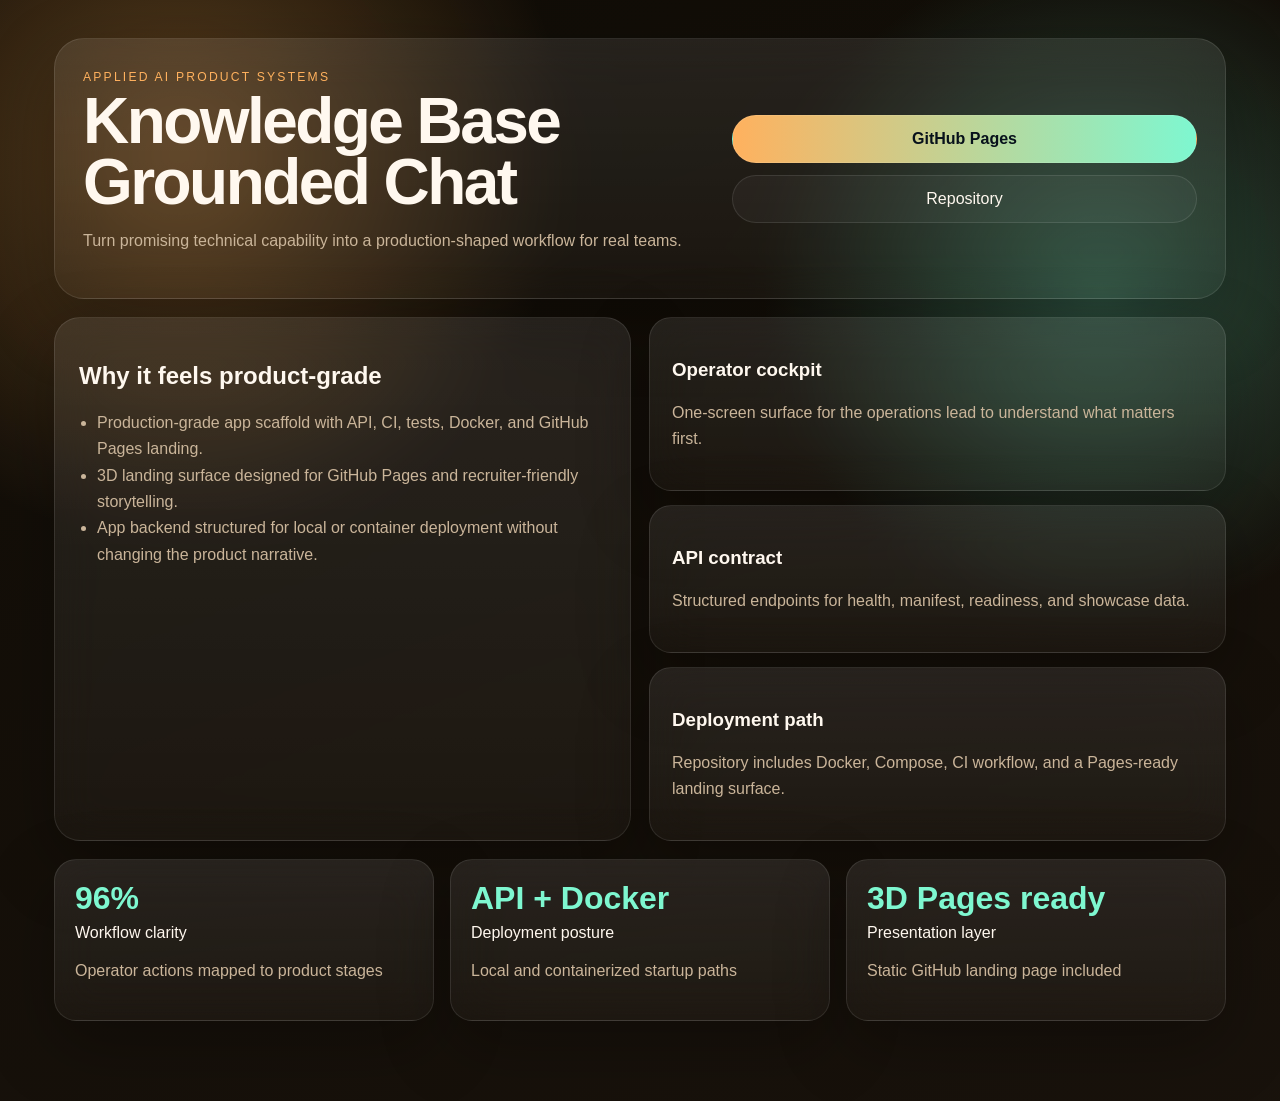
<file: docs/index.html>
<!DOCTYPE html>
<html lang="en">
<head>
  <meta charset="UTF-8" />
  <meta name="viewport" content="width=device-width, initial-scale=1.0" />
  <title>Knowledge Base Grounded Chat Landing</title>
  <link rel="stylesheet" href="landing.css" />
</head>
<body>
  <div class="scene" id="scene">
    <div class="backdrop"></div>
    <main class="deck">
      <section class="hero-card glass">
        <div>
          <span class="eyebrow">Applied AI product systems</span>
          <h1>Knowledge Base Grounded Chat</h1>
          <p>Turn promising technical capability into a production-shaped workflow for real teams.</p>
        </div>
        <nav class="cta-stack">
          <a class="cta primary" href="https://r-behera.github.io/knowledge-base-grounded-chat/">GitHub Pages</a>
          <a class="cta" href="https://github.com/R-behera/knowledge-base-grounded-chat">Repository</a>
        </nav>
      </section>
      <section class="orbit-grid">
        <div class="glass panel large">
          <h2>Why it feels product-grade</h2>
          <ul><li>Production-grade app scaffold with API, CI, tests, Docker, and GitHub Pages landing.</li><li>3D landing surface designed for GitHub Pages and recruiter-friendly storytelling.</li><li>App backend structured for local or container deployment without changing the product narrative.</li></ul>
        </div>
        <div id="cards" class="card-stack"></div>
      </section>
      <section class="metrics-row" id="metrics"></section>
    </main>
  </div>
  <script>window.PROJECT_MANIFEST = {"slug": "knowledge-base-grounded-chat", "title": "Knowledge Base Grounded Chat", "summary": "![Demo Screenshot](demo/screenshot.png)", "domain": "Applied AI product systems", "audience": "operations lead", "promise": "Turn promising technical capability into a production-shaped workflow for real teams.", "hero": ["Production-grade app scaffold with API, CI, tests, Docker, and GitHub Pages landing.", "3D landing surface designed for GitHub Pages and recruiter-friendly storytelling.", "App backend structured for local or container deployment without changing the product narrative."], "kpis": [{"label": "Workflow clarity", "value": "96%", "note": "Operator actions mapped to product stages"}, {"label": "Deployment posture", "value": "API + Docker", "note": "Local and containerized startup paths"}, {"label": "Presentation layer", "value": "3D Pages ready", "note": "Static GitHub landing page included"}], "stages": ["ingest", "validate", "analyze", "decide", "monitor"], "cards": [{"title": "Operator cockpit", "body": "One-screen surface for the operations lead to understand what matters first."}, {"title": "API contract", "body": "Structured endpoints for health, manifest, readiness, and showcase data."}, {"title": "Deployment path", "body": "Repository includes Docker, Compose, CI workflow, and a Pages-ready landing surface."}], "scene": "neural-ribbon", "theme": {"bg": "#0f0c07", "surface": "#1f1811", "ink": "#fff8ef", "muted": "#cab59a", "accent": "#ffb15e", "accent2": "#7ef7d0"}, "pages_url": "https://r-behera.github.io/knowledge-base-grounded-chat/", "api_examples": {"health": {"status": "ok", "project": "knowledge-base-grounded-chat"}, "readiness": {"api": "ready", "landing_page": "docs/index.html", "container": "Dockerfile present"}, "signals": [{"name": "Decision coverage", "status": "strong", "detail": "App and landing narrative aligned"}, {"name": "Operator context", "status": "strong", "detail": "Primary user anchored as operations lead"}, {"name": "Delivery path", "status": "ready", "detail": "Pages + containerized app scaffold generated"}]}};</script>
  <script src="landing.js"></script>
</body>
</html>
</file>
<file: docs/landing.css>
:root{--bg:#0f0c07;--surface:#1f1811;--ink:#fff8ef;--muted:#cab59a;--accent:#ffb15e;--accent2:#7ef7d0;--rx:0deg;--ry:0deg;}*{box-sizing:border-box}html,body{margin:0;min-height:100%;font-family:Inter,Segoe UI,sans-serif;background:var(--bg);color:var(--ink)}.scene{min-height:100vh;overflow:hidden;position:relative;transform-style:preserve-3d;perspective:1600px}.backdrop{position:absolute;inset:-10%;background:radial-gradient(circle at 20% 20%,color-mix(in srgb,var(--accent) 30%, transparent),transparent 24%),radial-gradient(circle at 80% 30%,color-mix(in srgb,var(--accent2) 28%, transparent),transparent 22%),linear-gradient(160deg,var(--bg),color-mix(in srgb,var(--surface) 78%, black));filter:saturate(1.15)}.deck{position:relative;z-index:2;max-width:1220px;margin:0 auto;padding:38px 24px 80px;transform:rotateX(var(--rx)) rotateY(var(--ry));transition:transform .12s ease-out}.glass{background:linear-gradient(180deg,rgba(255,255,255,.09),rgba(255,255,255,.03));border:1px solid rgba(255,255,255,.1);backdrop-filter:blur(22px);box-shadow:0 24px 70px rgba(0,0,0,.28)}.hero-card{display:grid;grid-template-columns:1.15fr .85fr;gap:20px;padding:28px;border-radius:30px;margin-bottom:18px}.eyebrow{letter-spacing:.18em;text-transform:uppercase;font-size:.76rem;color:var(--accent)}h1{font-size:clamp(2.4rem,5vw,4.8rem);line-height:.94;margin:.4rem 0 1rem;letter-spacing:-.04em}p,li{color:var(--muted);line-height:1.65}.cta-stack{display:flex;flex-direction:column;justify-content:center;gap:12px}.cta{display:inline-flex;justify-content:center;padding:14px 18px;border-radius:999px;text-decoration:none;color:var(--ink);border:1px solid rgba(255,255,255,.1);background:rgba(255,255,255,.04)}.primary{background:linear-gradient(90deg,var(--accent),var(--accent2));color:#07111b;font-weight:700}.orbit-grid{display:grid;grid-template-columns:1fr 1fr;gap:18px;margin-bottom:18px}.panel.large{padding:24px;border-radius:26px}.card-stack{display:grid;gap:14px}.flip{padding:22px;border-radius:22px;transform:translateZ(var(--z))}.metrics-row{display:grid;grid-template-columns:repeat(3,minmax(0,1fr));gap:16px}.metric{padding:20px;border-radius:22px}.metric strong{display:block;font-size:2rem;color:var(--accent2);margin-bottom:.4rem}ul{padding-left:18px;margin:14px 0 0}@media(max-width:980px){.hero-card,.orbit-grid,.metrics-row{grid-template-columns:1fr}.deck{padding:22px 16px 60px}}
</file>
